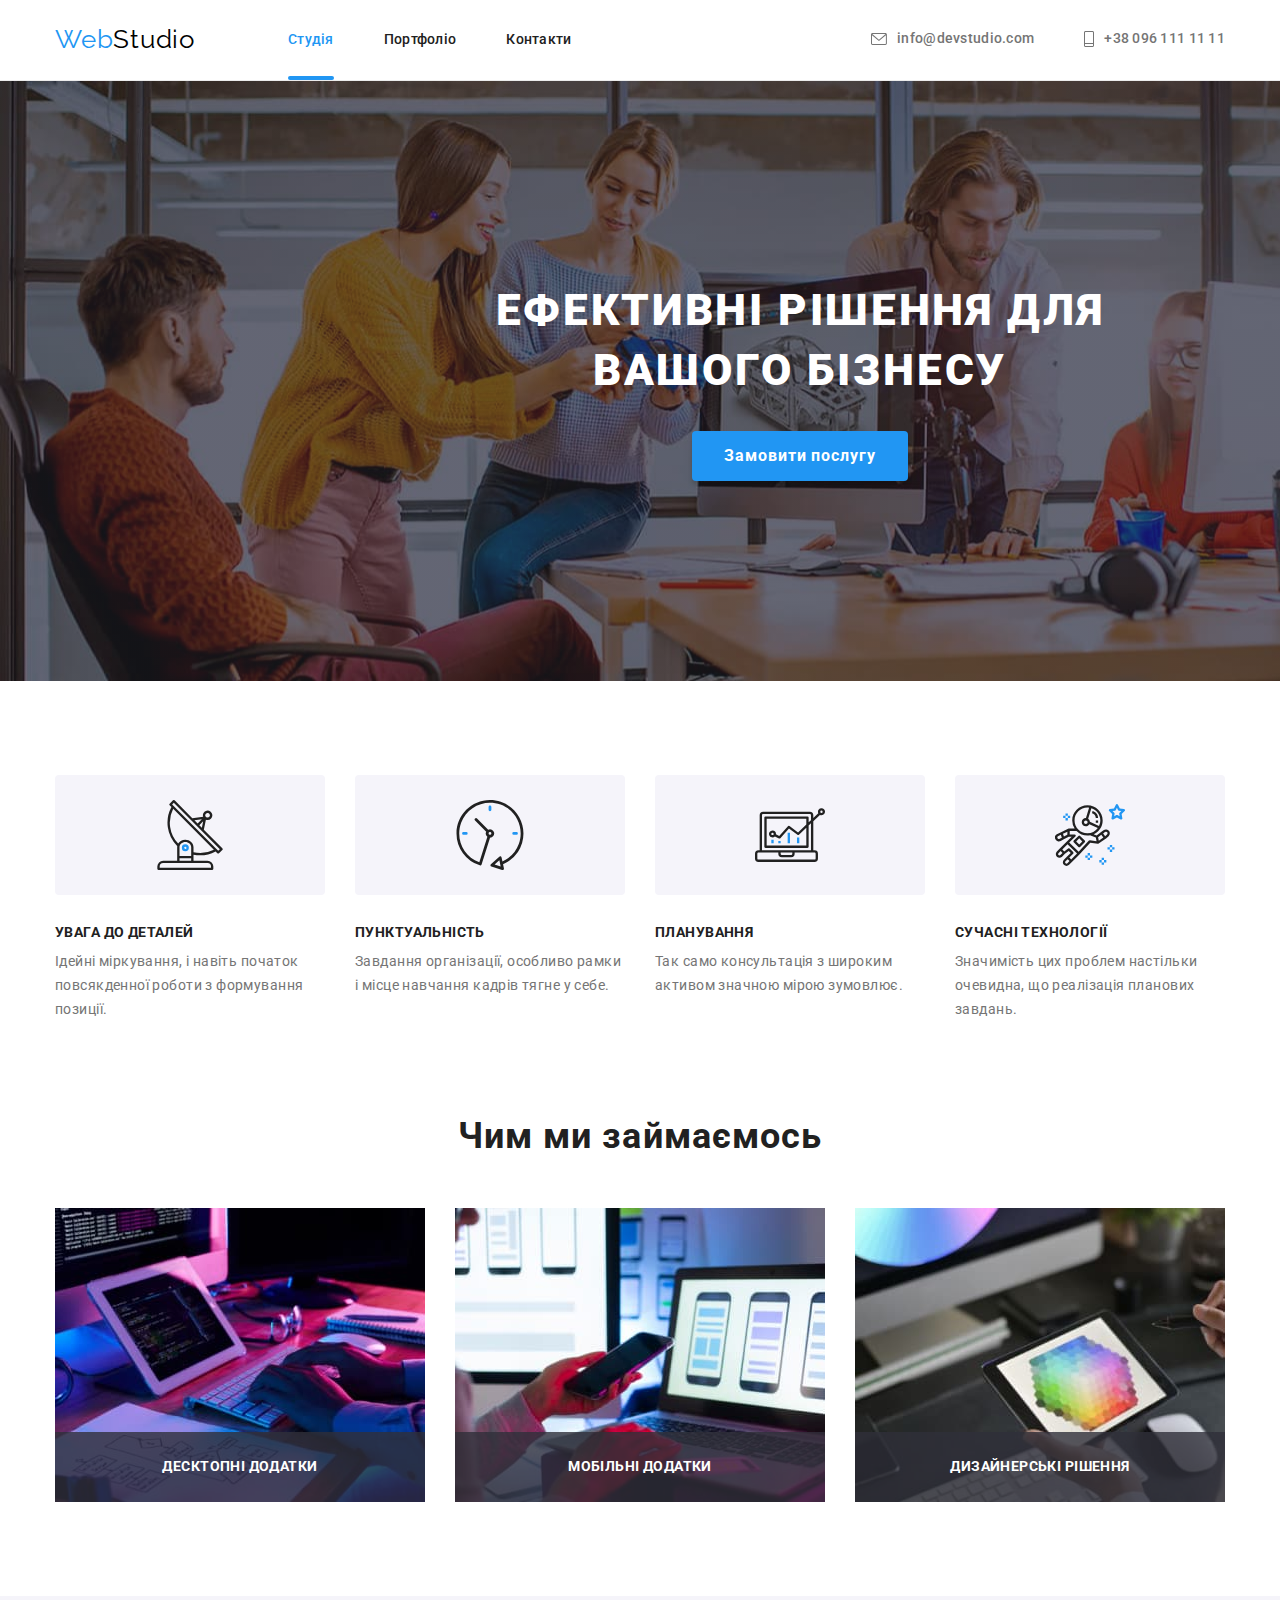
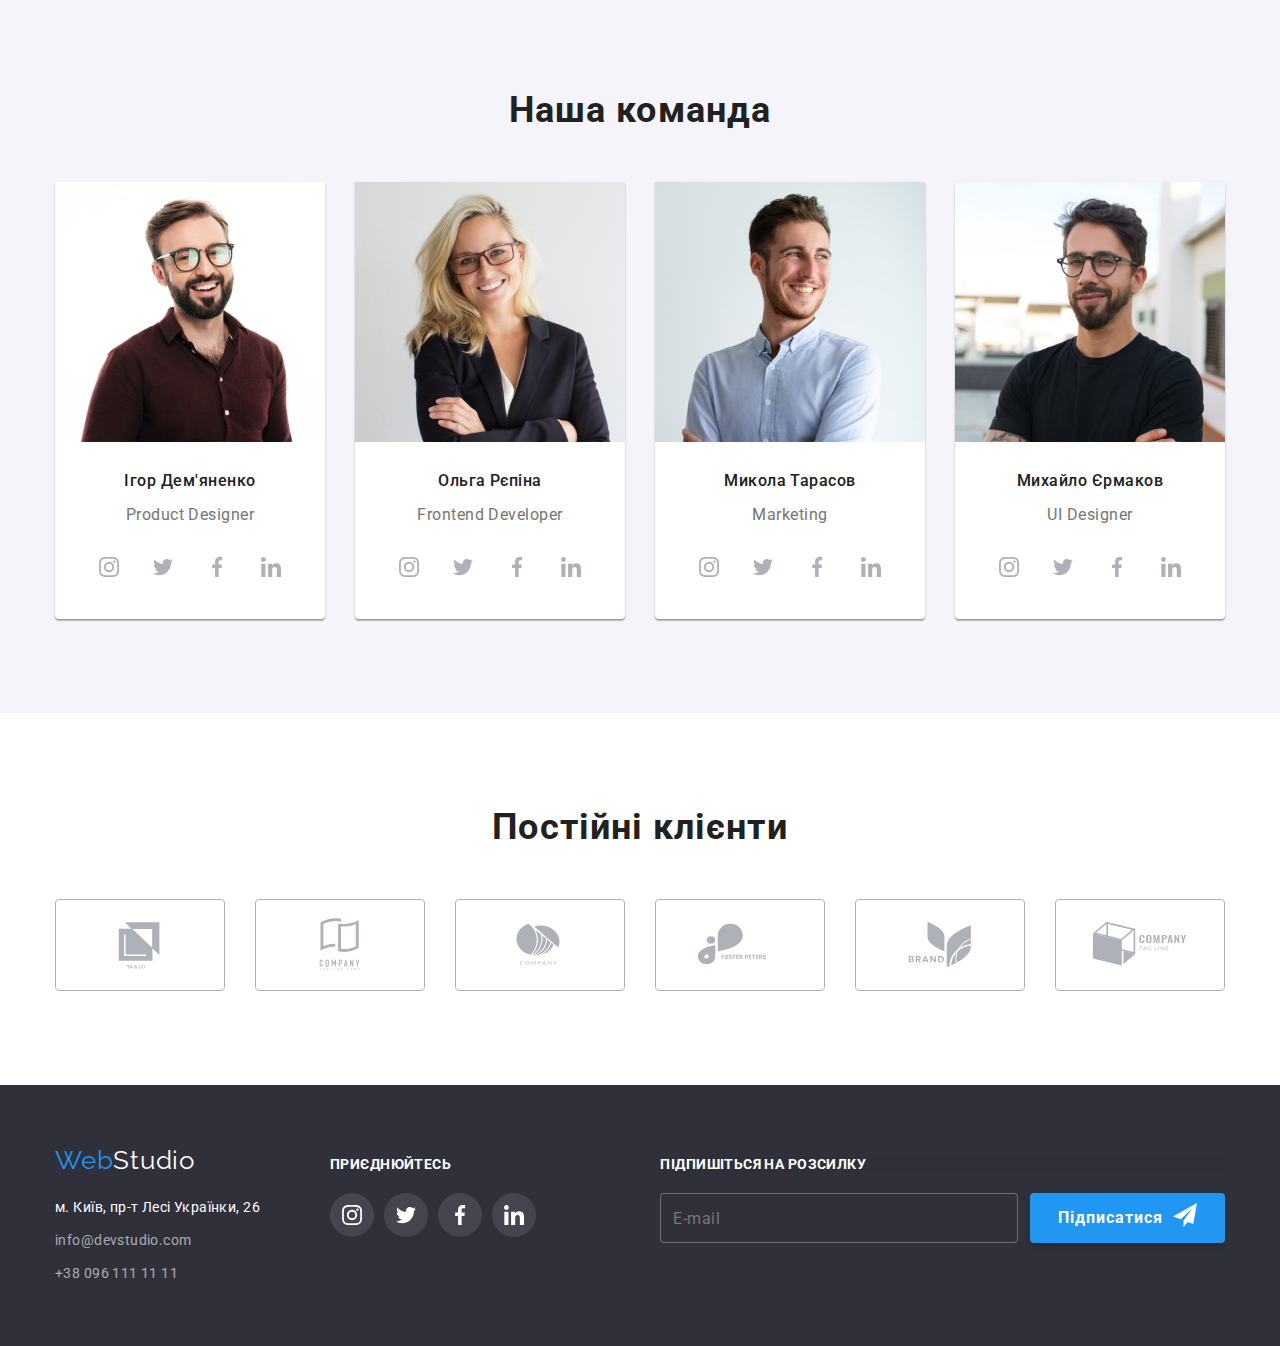
<file: index.html>
<!DOCTYPE html>
<html lang="uk">

<head>
    <meta charset="UTF-8">
    <meta http-equiv="X-UA-Compatible" content="IE=edge">
    <meta name="viewport" content="width=device-width, initial-scale=1.0">
    <title>WebStudio</title>
    <link rel="preconnect" href="https://fonts.googleapis.com">
    <link rel="preconnect" href="https://fonts.gstatic.com" crossorigin>
    <link href="https://fonts.googleapis.com/css2?family=Raleway:wght@700&family=Roboto:wght@400;500;700;900&display=swap"
    rel="stylesheet">
    <link rel="stylesheet" href="https://cdn.jsdelivr.net/npm/modern-normalize@1.1.0/modern-normalize.min.css">
    <link rel="stylesheet" href="./css/styles.css">
</head>
<body>
    <header class="page-header">
        <div class="container page-header-container">
            <a class="logo link" href="./index.html"><span class="accent-logo">Web</span><span class="dark-logo">Studio</span></a>

            <nav class="page-navigator">
                <ul class="menu list">
                    <li class="menu-item"><a class="menu-link link current" href="#">Студія</a></li>
                    <li class="menu-item"><a class="menu-link link" href="./portfolio.html">Портфоліо</a></li>
                    <li class="menu-item"><a class="menu-link link" href="#">Контакти</a></li>
                </ul>
            </nav>

            <ul class="menu-contact list">
                <li class="menu-contact-item">
                    <a class="contact link" href="mailto:info@devstudio.com"><svg class="contact-icon" width="16" height="12">
                        <use href="./img/sprite.svg#envelope"></use>
                        </svg>info@devstudio.com
                    </a>
                </li>
                
                <li class="menu-contact-item">
                    <a class="contact-phone link" href="tel:+380961111111"><svg class="contact-icon" width="10" height="16">
                        <use href="./img/sprite.svg#phone"></use>
                        </svg>+38 096 111 11 11
                    </a>
                </li>
            </ul>
        </div>
    </header>
    
    <main>
        
            <section class="backgroud-section">
                <div class="container-backgroud-section">
                    <h1 class="header-single">Ефективні рішення для <br/>вашого бізнесу</h1>
                    <button class="modal-open-btn" type="button" data-modal-open>Замовити послугу</button>
                </div>
            </section>
            
            <section class="section">
                <div class="container">
                    <h2 class="visually-hidden">Наші особливості</h2>
                    <ul class="menu-speciality list">
                        <li class="menu-speciality-item">
                            <div class="container-icons-speciality">
                                <svg class="box-icons" width="70" height="70">
                                    <use href="./img/sprite.svg#antenna"></use>
                                </svg>
                            </div>
                            <h3 class="header-speciality">Увага до деталей</h3>
                            <p class="about-spesiality">Ідейні міркування, і навіть початок повсякденної роботи з формування позиції.</p>
                        </li>
                        <li class="menu-speciality-item">
                            <div class="container-icons-speciality">
                                <svg class="box-icons" width="70" height="70">
                                    <use href="./img/sprite.svg#clock"></use>
                                </svg>
                            </div>
                            <h3 class="header-speciality">Пунктуальність</h3>
                            <p class="about-spesiality">Завдання організації, особливо рамки і місце навчання кадрів тягне у себе.</p>
                        </li>
                        <li class="menu-speciality-item">
                            <div class="container-icons-speciality">
                                <svg class="box-icons" width="70" height="70">
                                    <use href="./img/sprite.svg#diagram"></use>
                                </svg>
                            </div>
                            <h3 class="header-speciality">Планування</h3>
                            <p class="about-spesiality">Так само консультація з широким активом значною мірою зумовлює.</p>
                        </li>
                        <li class="menu-speciality-item">
                            <div class="container-icons-speciality">
                                <svg class="box-icons" width="70" height="70">
                                    <use href="./img/sprite.svg#astronaut"></use>
                                </svg>
                            </div>
                            <h3 class="header-speciality">Сучасні технології</h3>
                            <p class="about-spesiality">Значимість цих проблем настільки очевидна, що реалізація планових завдань.</p>
                        </li>
                    </ul>
                </div>
            </section>
            
            <section class="about-us section">
                <div class="container">
                    <h2 class="header-second-work">Чим ми займаємось</h2>
                    <ul class="menu-img list ">
                        <li class="item-img">
                            <div class="item-img-wrapper">
                                <img src="./img/img-1.jpg" alt="Екран планшету і клавіатура" width="370">
                                <p class="overlay-item-img">Десктопні додатки</p>
                            </div>
                        </li>
                        <li>
                            <div class="item-img-wrapper">
                                <img src="./img/img-2.jpg" alt="Екран ноутбука і смартфон" width="370">
                                <p class="overlay-item-img">Мобільні додатки</p>
                            </div>
                        </li>
                        <li>
                            <div class="item-img-wrapper">
                                <img src="./img/img-3.jpg" alt="Відображення спектру кольорів на екрані планшету" width="370">
                                <p class="overlay-item-img">Дизайнерські рішення</p>
                            </div>
                        </li>
                    </ul>
                </div>

            </section>

            <section class="background-our-team section">
                <div class="container">
                    <h2 class="header-second-work">Наша команда</h2>

                    <ul class="menu-team list">
                        <li class="menu-team-item">
                            <img src="./img/img-4.jpg" alt="Ігор Дем'яненко" width="270">

                            <div class="container-team-item"> <h3 class="header-name-team">Ігор Дем'яненко</h3>
                                <p class="about-team" lang="en">Product Designer</p>

                                <ul class="menu-socials list">
                                    <li class="socials-icons-item">
                                        <a class="socials-link link" href="" target="_blank" aria-label="інстаграм">
                                            <svg class="socials-icons" width="20" height="20">
                                            <use href="./img/sprite.svg#instagram"></use>
                                            </svg>
                                        </a>
                                    </li>

                                    <li class="socials-icons-item">
                                        <a class="socials-link link" href="" target="_blank" aria-label="твіттер">
                                            <svg class="socials-icons" width="20" height="20">
                                                <use href="./img/sprite.svg#twitter"></use>
                                            </svg>
                                        </a>
                                    </li>

                                    <li class="socials-icons-item">
                                        <a class="socials-link link" href="" target="_blank" aria-label="фейсбук">
                                            <svg class="socials-icons" width="20" height="20">
                                                <use href="./img/sprite.svg#facebook"></use>
                                            </svg>
                                        </a>
                                    </li>

                                    <li class="socials-icons-item">
                                        <a class="socials-link link" href="" target="_blank" aria-label="лінкедін">
                                            <svg class="socials-icons" width="20" height="20">
                                            <use href="./img/sprite.svg#linkedin"></use>
                                            </svg>
                                        </a>    
                                    </li>

                                </ul>

                            </div>
                        </li>

                        <li class="menu-team-item">
                            <img src="./img/img-5.jpg" alt="Ольга Рєпіна" width="270">

                            <div class="container-team-item"><h3 class="header-name-team">Ольга Рєпіна</h3>
                                <p class="about-team" lang="en">Frontend Developer</p>
                                <ul class="menu-socials list">
                                    <li class="socials-icons-item">
                                        <a class="socials-link link" href="" target="_blank" aria-label="інстаграм">
                                            <svg class="socials-icons" width="20" height="20">
                                                <use href="./img/sprite.svg#instagram"></use>
                                            </svg>
                                        </a>
                                    </li>
                                
                                    <li class="socials-icons-item">
                                        <a class="socials-link link" href="" target="_blank" aria-label="твіттер">
                                            <svg class="socials-icons" width="20" height="20">
                                                <use href="./img/sprite.svg#twitter"></use>
                                            </svg>
                                        </a>
                                    </li>
                                
                                    <li class="socials-icons-item">
                                        <a class="socials-link link" href="" target="_blank" aria-label="фейсбук">
                                            <svg class="socials-icons" width="20" height="20">
                                                <use href="./img/sprite.svg#facebook"></use>
                                            </svg>
                                        </a>
                                    </li>
                                
                                    <li class="socials-icons-item">
                                        <a class="socials-link link" href="" target="_blank" aria-label="лінкедін">
                                            <svg class="socials-icons" width="20" height="20">
                                                <use href="./img/sprite.svg#linkedin"></use>
                                            </svg>
                                        </a>
                                    </li>
                                
                                </ul>

                            </div>

                        </li>

                        <li class="menu-team-item">
                            <img src="./img/img-6.jpg" alt="Микола Тарасов" width="270">
                            <div class="container-team-item"><h3 class="header-name-team">Микола Тарасов</h3>
                                <p class="about-team" lang="en">Marketing</p>
                                <ul class="menu-socials list">
                                    <li class="socials-icons-item">
                                        <a class="socials-link link" href="" target="_blank" aria-label="інстаграм">
                                            <svg class="socials-icons" width="20" height="20">
                                                <use href="./img/sprite.svg#instagram"></use>
                                            </svg>
                                        </a>
                                    </li>
                                
                                    <li class="socials-icons-item">
                                        <a class="socials-link link" href="" target="_blank" aria-label="твіттер">
                                            <svg class="socials-icons" width="20" height="20">
                                                <use href="./img/sprite.svg#twitter"></use>
                                            </svg>
                                        </a>
                                    </li>
                                
                                    <li class="socials-icons-item">
                                        <a class="socials-link link" href="" target="_blank" aria-label="фейсбук">
                                            <svg class="socials-icons" width="20" height="20">
                                                <use href="./img/sprite.svg#facebook"></use>
                                            </svg>
                                        </a>
                                    </li>
                                
                                    <li class="socials-icons-item">
                                        <a class="socials-link link" href="" target="_blank" aria-label="лінкедін">
                                            <svg class="socials-icons" width="20" height="20">
                                                <use href="./img/sprite.svg#linkedin"></use>
                                            </svg>
                                        </a>
                                    </li>
                                
                                </ul>

                            </div>

                        </li>

                        <li class="menu-team-item">
                            <img src="./img/img-7.jpg" alt="Михайло Єрмаков" width="270">
                            <div class="container-team-item"><h3 class="header-name-team">Михайло Єрмаков</h3>
                                <p class="about-team" lang="en">UI Designer</p>
                                <ul class="menu-socials list">
                                    <li class="socials-icons-item">
                                        <a class="socials-link link" href="" target="_blank" aria-label="інстаграм">
                                            <svg class="socials-icons" width="20" height="20">
                                                <use href="./img/sprite.svg#instagram"></use>
                                            </svg>
                                        </a>
                                    </li>
                                
                                    <li class="socials-icons-item">
                                        <a class="socials-link link" href="" target="_blank" aria-label="твіттер">
                                            <svg class="socials-icons" width="20" height="20">
                                                <use href="./img/sprite.svg#twitter"></use>
                                            </svg>
                                        </a>
                                    </li>
                                
                                    <li class="socials-icons-item">
                                        <a class="socials-link link" href="" target="_blank" aria-label="фейсбук">
                                            <svg class="socials-icons" width="20" height="20">
                                                <use href="./img/sprite.svg#facebook"></use>
                                            </svg>
                                        </a>
                                    </li>
                                
                                    <li class="socials-icons-item">
                                        <a class="socials-link link" href="" target="_blank" aria-label="лінкедін">
                                            <svg class="socials-icons" width="20" height="20">
                                                <use href="./img/sprite.svg#linkedin"></use>
                                            </svg>
                                        </a>
                                    </li>
                                
                                </ul>

                            </div>

                        </li>

                    </ul>
                </div>

            </section>

            <section class="our-clients">
                <div class="container container-our-clients">
                    <h2 class="header-second-work">Постійні клієнти</h2>
                    <ul class="clients list">
                        <li class="clients-item">
                            <a class="clients-link link" href="" target="_blank" aria-label="логотип компанії">
                                <svg class="clients-icon" width="106" height="60">
                                    <use href="./img/sprite.svg#logo1"></use>
                                </svg>
                            </a>
                        </li>
                        <li class="clients-item">
                            <a class="clients-link" href="" target="_blank" aria-label="логотип компанії">
                                <svg class="clients-icon" width="106" height="60">
                                    <use href="./img/sprite.svg#logo2"></use>
                                </svg>
                            </a>
                        </li>
                        <li class="clients-item">
                            <a class="clients-link" href="" target="_blank" aria-label="логотип компанії">
                                <svg class="clients-icon" width="106" height="60">
                                    <use href="./img/sprite.svg#logo3"></use>
                                </svg>
                            </a>
                        </li>
                        <li class="clients-item">
                            <a class="clients-link" href="" target="_blank" aria-label="логотип компанії">
                            <svg class="clients-icon" width="106" height="60">
                                <use href="./img/sprite.svg#logo4"></use>
                            </svg>
                            </a>
                        </li>
                        <li class="clients-item">
                            <a class="clients-link" href="" target="_blank" aria-label="логотип компанії">
                                <svg class="clients-icon" width="106" height="60">
                                    <use href="./img/sprite.svg#logo5"></use>
                                </svg>
                            </a>
                        </li>
                        <li class="clients-item">
                            <a class="clients-link" href="" target="_blank" aria-label="логотип компанії">
                                <svg class="clients-icon" width="106" height="60">
                                    <use href="./img/sprite.svg#logo6"></use>
                                </svg>
                            </a>
                        </li>
                    
                    </ul>
                </div>
            </section>
       
    </main>

    <footer class="background-footer">
        <div class="container container-footer">

            <div class="contacts-container"> 
                <div class="container-logo-down"><a class="logo-down link" href="./index.html"><span class="accent-logo">Web</span><span class="wight-logo">Studio</span></a></div>
                    <address class="address">
                        <ul class="menu-address list">
                            <li class="menu-address-item"><a class="location link" href="https://goo.gl/maps/yNfwffWG3DoJXn189" target="_blank">м. Київ, пр-т Лесі Українки, 26</a></li>
                            <li class="menu-address-item"><a class="footer-contact link" href="mailto:info@devstudio.com">info@devstudio.com</a></li>
                            <li class="menu-address-item"><a class="footer-contact link" href="tel:+380961111111">+38 096 111 11 11</a></li>
                        </ul>
                    </address>
            </div>
    

            <div class="socials-container">
                <h3 class="header-join-us">Приєднюйтесь</h3>
                <ul class="social-footer list">
                    <li class="social-icons-footer">
                        <a class="social-link-footer link" href="" target="_blank" aria-label="інстаграм">
                            <svg class="social-icons-footer" width="20" height="20">
                                <use href="./img/sprite.svg#instagram"></use>
                            </svg>
                        </a>
                    </li>
                    <li class="social-icons-footer">
                        <a class="social-link-footer link" href="" target="_blank" aria-label="твіттер">
                            <svg class="social-icons-footer" width="20" height="20">
                                <use href="./img/sprite.svg#twitter"></use>
                            </svg>
                        </a>
                    </li>
                    <li class="social-icons-footer">
                        <a class="social-link-footer link" href="" target="_blank" aria-label="фейсбук">
                            <svg class="social-icons-footer" width="20" height="20">
                                <use href="./img/sprite.svg#facebook"></use>
                            </svg>
                        </a>
                    </li>
                    <li class="social-icons-footer">
                        <a class="social-link-footer link" href="" target="_blank" aria-label="лінкедін">
                            <svg class="social-icons-footer" width="20" height="20">
                                <use href="./img/sprite.svg#linkedin"></use>
                            </svg>
                        </a>
                    </li>
                </ul>
            </div>

            <div class="container-follow" >
                    <p class="title-follow">Підпишіться на розсилку</p>
                    <form class="modal-form-follow">
                        <label class="modal-form-follow-field">
                            <input
                            type="email" 
                            class="modal-form-input-follow" 
                            required 
                            pattern="[^@\s]+@[^@\s]+\.[^@\s]+" 
                            title="Invalid email address"
                            name="user_email_follow"
                            placeholder="E-mail"
                            />
                        </label>
                        <button type="submit" class="modal-form-submit-follow">Підписатися 
                            <svg class="modal-form-submit-icon" width="24" height="24">
                                <use href="./img/sprite.svg#icon-send"></use>
                            </svg>
                        </button>
                    </form>
            </div>

        </div>
    </footer>

    <div class="backdrop is-hidden" data-modal>
        <div class="modal">
            <button type="button" class="modal-close-btn" data-modal-close>
                <svg class="modal-close-icon" width="18" height="18">
                    <use href="./img/sprite.svg#icon-close"></use>
                </svg>
            </button>
            <p class="modal-form-title">Залиште свої дані, ми вам передзвонимо</p>
            <form class="modal-form">
                <label class="modal-form-field">
                    <span class="modal-form-field-desc">Ім'я</span>
                    <span class="modal-form-input-wrapper">
                        <input type="text" 
                            class="modal-form-input" 
                            required 
                            pattern="[a-zA-Zа-яА-ЯіІїЇ`ʼ]+" 
                            name="user_name" 
                        />
                        <svg class="modal-form-input-icon" width="18" height="18">
                            <use href="./img/sprite.svg#icon-person"></use>
                        </svg>
                    </span>
                </label>
                <label class="modal-form-field">
                    <span class="modal-form-field-desc">Телефон</span>
                    <span class="modal-form-input-wrapper">
                        <input 
                            type="tel" 
                            class="modal-form-input" 
                            required 
                            pattern="[0-9]{3}-[0-9]{3}-[0-9]{2}-[0-9]{2}"
                            title="xxx-xxx-xx-xx"
                            name="user_phone"
                        />
                        <svg class="modal-form-input-icon" width="18" height="18">
                            <use href="./img/sprite.svg#icon-phone-black"></use>
                        </svg>
                    </span>
                </label>
                <label class="modal-form-field">
                    <span class="modal-form-field-desc">Пошта</span>
                    <span class="modal-form-input-wrapper">
                        <input 
                            type="email" 
                            class="modal-form-input" 
                            required
                            pattern="[^@\s]+@[^@\s]+\.[^@\s]+"
                            title="Invalid email address" 
                            name="user_email"
                        />
                        <svg class="modal-form-input-icon" width="18" height="18">
                            <use href="./img/sprite.svg#icon-email"></use>
                        </svg>
                    </span>
                </label>
                <label class="modal-form-field">
                    <span class="modal-form-field-desc">Коментар</span>
                    <textarea 
                        name="user_message" 
                        class="modal-form-message" 
                        placeholder="Введіть текст"
                    ></textarea>
                </label>
                <label class="modal-form-check-field">
                    <input 
                    type="checkbox" 
                    class="modal-form-check visually-hidden" 
                    name="user-policy" required/>
                    <svg class="modal-form-own-checkbox" width="16" height="15">
                        <use class="modal-form-own-checkbox-icon" href="./img/sprite.svg#icon-check"></use>
                    </svg>
                    <span class="modal-check-policy">Погоджуюся з розсилкою та приймаю з&nbsp;<a class="modal-check-policy-link" href="">Умови договору</a></span>
                </label>
                <button type="submit" class="modal-form-submit">Відправити</button>
            </form>
        </div>
    </div>

    <script src="./js/modal.js"></script>
</body>
</html>
</file>
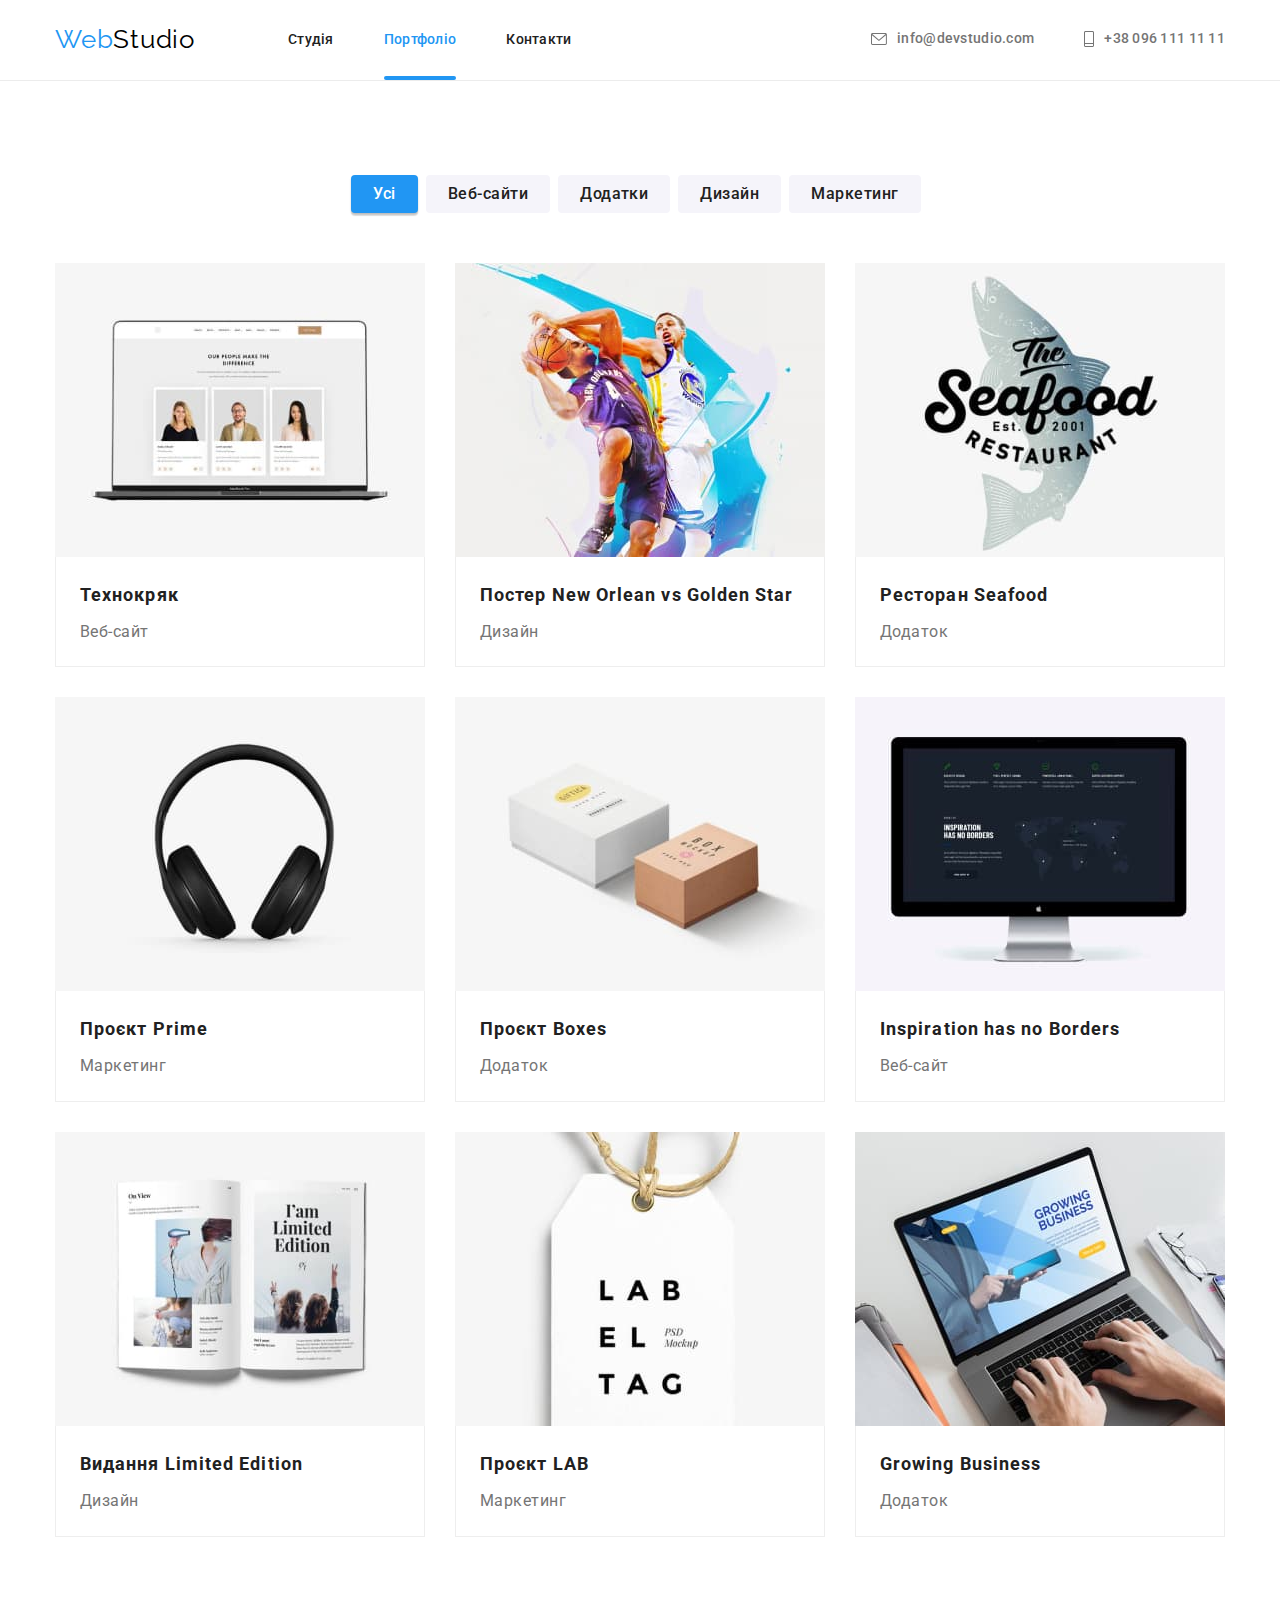
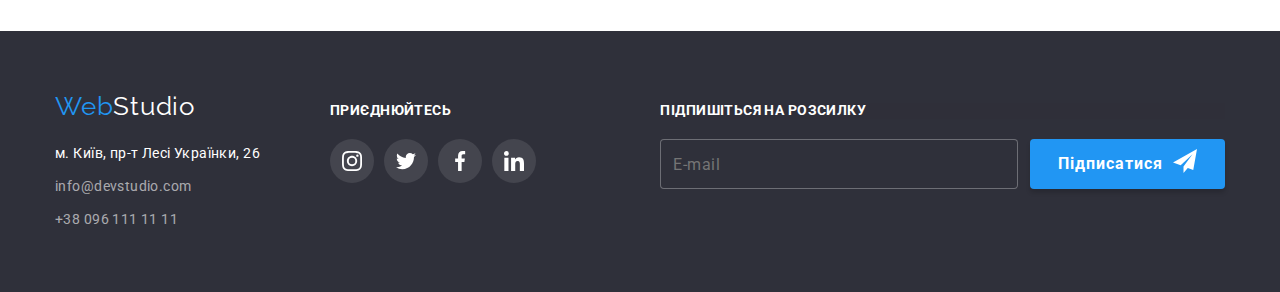
<file: portfolio.html>
<!DOCTYPE html>
<html lang="uk">

<head>
    <meta charset="UTF-8">
    <meta http-equiv="X-UA-Compatible" content="IE=edge">
    <meta name="viewport" content="width=device-width, initial-scale=1.0">
    <title>WebStudio</title>
    <link rel="preconnect" href="https://fonts.googleapis.com">
    <link rel="preconnect" href="https://fonts.gstatic.com" crossorigin>
    <link href="https://fonts.googleapis.com/css2?family=Raleway:wght@700&family=Roboto:wght@400;500;700;900&display=swap"
    rel="stylesheet">
    <link rel="stylesheet" href="https://cdn.jsdelivr.net/npm/modern-normalize@1.1.0/modern-normalize.min.css">
    <link rel="stylesheet" href="./css/styles.css">
</head>

<body>
    <header class="page-header">
        <div class="container page-header-container">
            <a class="logo link" href="./index.html"><span class="accent-logo">Web</span><span
                    class="dark-logo">Studio</span></a>
    
            <nav class="page-navigator">
                <ul class="menu list">
                    <li class="menu-item"><a class="menu-link link" href="./index.html">Студія</a></li>
                    <li class="menu-item"><a class="menu-link link current" href="#">Портфоліо</a></li>
                    <li class="menu-item"><a class="menu-link link" href="#">Контакти</a></li>
                </ul>
            </nav>
    
            <ul class="menu-contact list">
                <li class="menu-contact-item">
                    <a class="contact link" href="mailto:info@devstudio.com"><svg class="contact-icon" width="16" height="12">
                            <use href="./img/sprite.svg#envelope"></use>
                        </svg>info@devstudio.com</a>
                </li>
                <li class="menu-contact-item"><a class="contact-phone link" href="tel:+380961111111"><svg class="contact-icon"
                            width="10" height="16">
                            <use href="./img/sprite.svg#phone"></use>
                        </svg>+38 096 111 11 11</a></li>
            </ul>
        </div>
    </header>

    <main>
        <section class="section">
            <div class="container">
                <h1 class="visually-hidden">Портфоліо</h1>
                <ul class="menu-button list">
                    <li><button class="menu-button-item active" type="button">Усі</button></li>
                    <li><button class="menu-button-item" type="button">Веб-сайти</button></li>
                    <li><button class="menu-button-item" type="button">Додатки</button></li>
                    <li><button class="menu-button-item" type="button">Дизайн</button></li>
                    <li><button class="menu-button-item" type="button">Маркетинг</button></li>
                </ul>

                <ul class="menu-port list portfolio-container">
                    <li class="menu-portfolio-item">
                    <a class="portfolio-link link" href="#"> 
                        <div class="menu-portfolio-img-wrapper">
                            <img src="./img/img-1-techno.jpg" alt="Портфоліо" width="370">
                            <p class="overlay">Ресурс пропонує комплексні пропозиції з різним рівнем функціоналу та сервісів.
                                Все це дозволить відвідувачу отримати вичерпні відомості про компанію чи приватну особу.
                            </p>
                        </div>
                        <div class="portfolio-about">
                            <h2 class="header-portfolio">Технокряк</h2>
                            <p class="portfolio-page">Веб-сайт</p>
                        </div>
                    </a>
                    </li>

                    <li class="menu-portfolio-item">
                    <a class="portfolio-link link" href="#">
                        <div class="menu-portfolio-img-wrapper">
                            <img src="./img/img-2-poster.jpg" alt="Баскетболісти" width="370">
                            <p class="overlay">Ресурс пропонує комплексні пропозиції з різним рівнем функціоналу та сервісів.
                                Все це дозволить відвідувачу отримати вичерпні відомості про компанію чи приватну особу.
                            </p>
                        </div>
                        <div class="portfolio-about"><h2 class="header-portfolio">Постер New Orlean vs Golden Star</h2>
                        <p class="portfolio-page">Дизайн</p></div>
                    </a>
                    </li>

                    <li class="menu-portfolio-item">
                    <a class="portfolio-link link" href="#">
                        <div class="menu-portfolio-img-wrapper">
                            <img src="./img/img-3-seafood.jpg" alt="Логотип ресторану" width="370">
                            <p class="overlay">Ресурс пропонує комплексні пропозиції з різним рівнем функціоналу та сервісів.
                                Все це дозволить відвідувачу отримати вичерпні відомості про компанію чи приватну особу.
                            </p>
                        </div>
                        <div class="portfolio-about"><h2 class="header-portfolio">Ресторан Seafood</h2>
                        <p class="portfolio-page">Додаток</p></div>
                    </a>
                    </li>

                    <li class="menu-portfolio-item">
                    <a class="portfolio-link link" href="#">
                        <div class="menu-portfolio-img-wrapper">
                            <img src="./img/img-4-prime.jpg" alt="Навушники" width="370">
                            <p class="overlay">Ресурс пропонує комплексні пропозиції з різним рівнем функціоналу та сервісів.
                                Все це дозволить відвідувачу отримати вичерпні відомості про компанію чи приватну особу.
                            </p>
                        </div>
                        <div class="portfolio-about"><h2 class="header-portfolio">Проєкт Prime</h2>
                        <p class="portfolio-page">Маркетинг</p></div>
                    </a>
                    </li>

                    <li class="menu-portfolio-item">
                    <a class="portfolio-link link" href="#">
                        <div class="menu-portfolio-img-wrapper">
                            <img src="./img/img-5-boxes.jpg" alt="Коробки" width="370">
                            <p class="overlay">Ресурс пропонує комплексні пропозиції з різним рівнем функціоналу та сервісів.
                                Все це дозволить відвідувачу отримати вичерпні відомості про компанію чи приватну особу.
                            </p>
                        </div>
                        <div class="portfolio-about"><h2 class="header-portfolio">Проєкт Boxes</h2>
                        <p class="portfolio-page">Додаток</p></div>
                    </a>
                    </li>

                    <li class="menu-portfolio-item">
                    <a class="portfolio-link link" href="#">
                        <div class="menu-portfolio-img-wrapper">
                            <img src="./img/img-6-inspiration.jpg" alt="Монітор" width="370">
                            <p class="overlay">Ресурс пропонує комплексні пропозиції з різним рівнем функціоналу та сервісів.
                                Все це дозволить відвідувачу отримати вичерпні відомості про компанію чи приватну особу.
                            </p>
                        </div>
                        <div class="portfolio-about"><h2 class="header-portfolio">Inspiration has no Borders</h2>
                        <p class="portfolio-page">Веб-сайт</p></div>
                    </a>
                    </li>

                    <li class="menu-portfolio-item">
                    <a class="portfolio-link link" href="#">
                        <div class="menu-portfolio-img-wrapper">
                            <img src="./img/img-7-limited.jpg" alt="Журнал із світлинами" width="370">
                            <p class="overlay">Ресурс пропонує комплексні пропозиції з різним рівнем функціоналу та сервісів.
                                Все це дозволить відвідувачу отримати вичерпні відомості про компанію чи приватну особу.
                            </p>
                        </div>
                        <div class="portfolio-about"><h2 class="header-portfolio">Видання Limited Edition</h2>
                        <p class="portfolio-page">Дизайн</p></div>
                    </a>
                    </li>

                    <li class="menu-portfolio-item">
                    <a class="portfolio-link link" href="#">
                        <div class="menu-portfolio-img-wrapper">
                            <img src="./img/img-8-lab.jpg" alt="Лейбл" width="370">
                            <p class="overlay">Ресурс пропонує комплексні пропозиції з різним рівнем функціоналу та сервісів.
                                Все це дозволить відвідувачу отримати вичерпні відомості про компанію чи приватну особу.
                            </p>
                        </div>
                        <div class="portfolio-about"><h2 class="header-portfolio">Проєкт LAB</h2>
                        <p class="portfolio-page">Маркетинг</p></div>
                    </a>
                    </li>

                    <li class="menu-portfolio-item">
                    <a class="portfolio-link link" href="#">
                        <div class="menu-portfolio-img-wrapper">
                            <img src="./img/img-9-growing.jpg" alt="Ноутбук" width="370">
                            <p class="overlay">Ресурс пропонує комплексні пропозиції з різним рівнем функціоналу та сервісів.
                                Все це дозволить відвідувачу отримати вичерпні відомості про компанію чи приватну особу.
                            </p>
                        </div>
                        <div class="portfolio-about"><h2 class="header-portfolio">Growing Business</h2>
                        <p class="portfolio-page">Додаток</p></div>
                    </a>
                    </li>
                </ul>
            </div>
        </section>
    </main>

    <footer class="background-footer">
        <div class="container container-footer">
    
        <div class="contacts-container">
            <div class="container-logo-down"><a class="logo-down link" href="./index.html"><span class="accent-logo">Web</span><span class="wight-logo">Studio</span></a></div>
                <address class="address">
                    <ul class="menu-address list">
                        <li class="menu-address-item"><a class="location link" href="https://goo.gl/maps/yNfwffWG3DoJXn189" target="_blank">м. Київ, пр-т Лесі Українки, 26</a></li>
                        <li class="menu-address-item"><a class="footer-contact link" href="mailto:info@devstudio.com">info@devstudio.com</a></li>
                        <li class="menu-address-item"><a class="footer-contact link" href="tel:+380961111111">+38 096 111 11 11</a></li>
                    </ul>
                </address>
        </div>
    
    
            <div class="socials-container">
                <h3 class="header-join-us">Приєднюйтесь</h3>
                <ul class="social-footer list">
                    <li class="social-icons-footer">
                        <a class="social-link-footer link" href="" target="_blank" aria-label="інстаграм">
                            <svg class="social-icons-footer" width="20" height="20">
                                <use href="./img/sprite.svg#instagram"></use>
                            </svg>
                        </a>
                    </li>
                    <li class="social-icons-footer">
                        <a class="social-link-footer link" href="" target="_blank" aria-label="твіттер">
                            <svg class="social-icons-footer" width="20" height="20">
                                <use href="./img/sprite.svg#twitter"></use>
                            </svg>
                        </a>
                    </li>
                    <li class="social-icons-footer">
                        <a class="social-link-footer link" href="" target="_blank" aria-label="фейсбук">
                            <svg class="social-icons-footer" width="20" height="20">
                                <use href="./img/sprite.svg#facebook"></use>
                            </svg>
                        </a>
                    </li>
                    <li class="social-icons-footer">
                        <a class="social-link-footer link" href="" target="_blank" aria-label="лінкедін">
                            <svg class="social-icons-footer" width="20" height="20">
                                <use href="./img/sprite.svg#linkedin"></use>
                            </svg>
                        </a>
                    </li>
                </ul>
            </div>
            <div class="container-follow">
                <p class="title-follow">Підпишіться на розсилку</p>
                <form class="modal-form-follow">
                    <label class="modal-form-follow-field">
                        <input
                        type="email" 
                        class="modal-form-input-follow" 
                        required
                        pattern="[^@\s]+@[^@\s]+\.[^@\s]+" title="Invalid email address"
                        name="user_email_follow"
                        placeholder="E-mail" />
                    </label>
                    <button type="submit" class="modal-form-submit-follow">Підписатися
                        <svg class="modal-form-submit-icon" width="24" height="24">
                            <use href="./img/sprite.svg#icon-send"></use>
                        </svg>
                    </button>
                </form>
            </div>
    
        </div>
    </footer>
</body>

</html>
</file>
<file: css/styles.css>
:root{
--one-accent-color:#188CE8;
--accent-color:#2196F3;
--primary-text-color:#757575;
--color-dark:#212121;
--background-dark:#2F303A;
--white-color:#FFFFFF;
--background-light-btn:#F5F4FA;
--dark-logo:#000000;
--background-grey:#F5F4FA;
--color-header-border:#ECECEC;
--color-portfolio-border:#EEEEEE;
--background-color-header:#C4C4C4;
--background-gradient:rgba(47, 48, 58, 0.4);
--client-border:#AFB1B8;
}

h1,
h2,
h3,
h4,
p {
    margin-top: 0;
    margin-bottom: 0;
}

ul,
ol {
    margin-top: 0;
    margin-bottom: 0;
    padding-left: 0;
}

.container {
    width: 1200px;
    margin-left: auto;
    margin-right: auto;
    padding-left: 15px;
    padding-right: 15px;

}

.link {
    text-decoration: none;
}

.list {
    list-style: none;   
}

img {
    display: block;
}

button {
    font-family: inherit;
    cursor: pointer;
}

body{
    font-family:'Roboto', sans-serif;
    font-size: 16px;
    letter-spacing: 0.03em;
    color:var(--primary-text-color);
}

.accent-logo {
    color:var(--accent-color);
}

.dark-logo {
    color: var(--dark-logo);
}

.wight-logo {
    color: var(--white-color);
}


.logo {
    font-family: 'Raleway',sans-serif;
    font-weight: 400;
    font-size: 26px;
    line-height: 1.19;
    letter-spacing: 0.03em;
    margin-right: 93px;
}

.page-header-container {
    display: flex;
    align-items: center;
}

.page-header {
    padding-top: 24px;
    padding-bottom: 25px;
    border-bottom: 1px solid var(--color-header-border);
}

.menu {
    display: flex;
    align-items: center;
    column-gap: 50px ;
    
}

.menu-contact {
    display: flex;
    align-items: center;
    margin-left: auto;
}

.menu-link {
    position: relative;
    font-family: 'Roboto',sans-serif;
    font-size: 14px;
    line-height: 1.14;
    letter-spacing: 0.02em;
    font-weight: 500;
    color: var(--color-dark);
    padding-top: 24px ;
    padding-bottom: 33px;
    transition: color 250ms cubic-bezier(0.4, 0, 0.2, 1);
}

.menu-link.current::after {
    position:absolute;
    bottom: 0;
    left: 0;
    content:'';
    display: block;
    width: 100%;
    height: 4px;
    background-color: var(--accent-color);
    border-radius: 2px;


}

.menu-link:hover,
.menu-link:focus {
    color: var(--accent-color);
}

.contact {
    display: flex;
    align-items: center;
    color:var(--primary-text-color) ;
    font-family: 'Roboto', sans-serif; 
    font-size: 14px ;
    line-height: 1.14;
    letter-spacing: 0.02em ;
    font-weight: 500;
    margin-right: 50px;
    transition: color 250ms cubic-bezier(0.4, 0, 0.2, 1);
}

.contact-phone {
    display: flex;
    color:var(--primary-text-color) ;
    font-family: 'Roboto', sans-serif; 
    font-size: 14px ;
    line-height: 1.14;
    letter-spacing: 0.02em ;
    font-weight: 500;
    transition: color 250ms cubic-bezier(0.4, 0, 0.2, 1);
    
}

.contact-icon {
    fill: currentColor;
    margin-right: 10px;
    transition: fill 250ms cubic-bezier(0.4, 0, 0.2, 1);
}

.header-single {
    font-family: 'Roboto', sans-serif ;
    font-size: 44px;
    font-weight: 900;
    line-height: 1.36;
    color: var(--white-color);
    letter-spacing: 0.06em;
    text-transform: uppercase;
}

.container-backgroud-section {
    display: flex;
    text-align: center;
    justify-content: center;
    align-items: center;
    flex-direction: column;
    }

.header-second-work {
    font-family: 'Roboto',sans-serif;
    font-weight: 700;
    font-size: 36px;
    line-height: 1.16;
    letter-spacing: 0.03em;
    color: var(--color-dark);
    display: flex;
    justify-content:center;
    margin-bottom: 50px;
}

.header-portfolio {
    font-family: 'Roboto', sans-serif;
    font-weight: 700;
    font-size: 18px;
    line-height: 2;
    letter-spacing: 0.06em;
    color: var(--color-dark);
    margin-bottom: 4px;
}

.portfolio-page {
    font-family: 'Roboto', sans-serif;
    font-size: 16px; 
    font-weight: 400;
    line-height: 1.87;
    letter-spacing: 0.03em;
    color:var(--primary-text-color);
}

.header-speciality {
    font-family: 'Roboto', sans-serif;
    font-weight: 700;
    font-size: 14px;
    line-height: 1.14; 
    text-transform: uppercase;
    letter-spacing: 0.03em;
    color: var(--color-dark);
    padding-bottom: 10px;
}

.about-spesiality {
    font-family: 'Roboto', sans-serif; 
    font-weight: 400;
    font-size: 14px; 
    line-height: 1.71;
    letter-spacing: 0.03em;
    color:var(--primary-text-color);
}

.container-icons-speciality {
    background: var(--background-light-btn);
    border-radius: 4px;
    display: flex;
    justify-content: center;
    height: 120px;
    margin-bottom:30px;
    align-items: center;
}

.box-icons {
    display: flex;
}

.header-name-team {
    font-family: 'Roboto', sans-serif; 
    font-size: 16px ;
    line-height: 1.18;
    font-weight: 500;
    letter-spacing: 0.03em;
    color: var(--color-dark);
    margin-bottom: 10px;
}

.our-clients {
   padding-top: 94px; 
   padding-bottom: 94px;
}

.about-team {
    font-family: 'Roboto', sans-serif; 
    font-size: 16px ;
    font-weight: 400;
    line-height: 1.8; 
    letter-spacing: 0.03em;
    color: var(--primary-text-color);
}

.contact:hover,
.contact:focus {
    color: var(--accent-color);
}

.contact-phone:hover .contact-icon,
.contact-phone:focus .contact-icon {
    fill: var(--accent-color);
}

.contact-phone:hover ,
.contact-phone:focus {
    color: var(--accent-color);
}

.modal-open-btn {
    font-family: 'Roboto', sans-serif;
    font-weight: 700;
    font-size: 16px;
    line-height: 1.87;
    letter-spacing: 0.06em;
    color:var(--white-color);
    background-color: var(--accent-color);  
    display: block;
    padding: 10px 32px ;
    min-width: 216;
    margin-top: 30px;
    border: 0;
    box-shadow: 0px 4px 4px rgba(0, 0, 0, 0.15);
    border-radius: 4px;
    transition: background 250ms cubic-bezier(0.4, 0, 0.2, 1);
}

.modal-open-btn:hover,
.modal-open-btn:focus {
    background-color: var(--one-accent-color);
}

.menu-speciality {
    display: flex;
    flex-wrap: nowrap;
    gap: 30px;
}

.menu-speciality-item {
    flex-basis: calc((100% - 90px)/4);
}

.section.about-us {
    padding-top: 0;
}

.item-img-wrapper {
    position: relative;
}



.overlay-item-img { 
    position: absolute;
    font-family: 'Roboto', sans-serif;
    font-weight: 700;
    font-size: 14px;
    line-height: 1.14;
    letter-spacing: 0.03em;
    text-transform: uppercase;
    color: var(--white-color);
    background-color: rgba(47, 48, 58, 0.8);
    bottom: 0;
    left: 0;
    width: 100%;
    padding-top: 27px;
    padding-bottom: 27px;
    text-align: center;
}


.menu-img {
    display: flex;
    flex-wrap: wrap;
    gap: 30px;
}

.menu-team {
    display: flex;
    flex-wrap: wrap;
    gap: 30px;
}

.menu-socials {
    display: flex;
    justify-content: center;
    align-items: center;
    gap: 10px;
    margin-top: 16px;
}

.socials-link {
    display: flex;
    justify-content: center;
    width: 44px;
    height: 44px;
    background-color: var(--white-color);
    border-radius: 50%;
    align-items: center;
    transition: background 250ms cubic-bezier(0.4, 0, 0.2, 1);
}

.socials-icons {
    fill: var(--client-border);
    transition: fill 250ms cubic-bezier(0.4, 0, 0.2, 1);

}

.socials-link:hover .socials-icons,
.socials-link:focus .socials-icons {
    fill: var(--white-color);
}

.socials-link:hover,
.socials-link:focus {
    background-color: var(--accent-color);
}

.container-team-item {
    padding-top: 30px; 
    padding-bottom: 30px;
    display: flex; 
    flex-direction: column;
    align-items: center;
}

.clients-link {
    display: flex;
    align-items: center;
    justify-content: center;
    height: 92px;
    border: 1px solid var(--client-border);
    border-radius: 4px;
    transition: border 250ms cubic-bezier(0.4, 0, 0.2, 1);
} 

.clients-link:hover,
.clients-link:focus {
    border-color: var(--accent-color);
}

.clients-link:hover .clients-icon,
.clients-link:focus .clients-icon {
    fill: var(--accent-color) ;
}


.clients-item {
    display: block;
    flex-basis: calc((100% - 150px)/6);
}

.clients-icon {
    fill: var(--client-border);
    transition: fill 250ms cubic-bezier(0.4, 0, 0.2, 1);
}

.clients {
    display: flex;
    flex-wrap: wrap;
    gap: 30px;
}

.backgroud-section {
    background-color: var(--background-color-header);
    background-image: linear-gradient(var(--background-gradient), var(--background-gradient)), url(../img/img-header.jpg);
    padding-top: 200px;
    padding-bottom: 200px;
    background-repeat: no-repeat;
    background-size: cover;
    width: 1600px;
    margin: 0 auto;
}

.background-footer {
    background-color:var(--background-dark) ;
    padding-top: 60px;
    padding-bottom: 60px;
    display: flex;
    justify-content: center;
   
}

.header-join-us {
    display: block;
    font-family: 'Roboto', sans-serif;
    font-weight: 700;
    font-size: 14px;
    line-height: 1.14;
    letter-spacing: 0.03em;
    text-transform: uppercase;
    color: var(--white-color);
    margin-bottom: 20px;
}

.social-link-footer {
    display: flex;
    justify-content: center;
    width: 44px;
    height: 44px;
    background-color: rgba(255, 255, 255, 0.1);
    border-radius: 50%;
    align-items: center;
    transition: background 250ms cubic-bezier(0.4, 0, 0.2, 1);
}

.social-link-footer:hover,
.social-link-footer:focus {
    background-color: var(--accent-color);
}

.social-icons-footer {
    fill:var(--white-color);
}

.menu-address-item:not(:last-child){
    margin-bottom: 9px;
}


.location {
    font-family: 'Roboto', sans-serif;
    font-style: normal;
    font-size: 14px;
    font-weight: 400;
    line-height: 1.71;
    letter-spacing: 0.03em;
    color:var(--white-color);
    transition: color 250ms cubic-bezier(0.4, 0, 0.2, 1);
}

.location:hover,
.location:focus {
    color:var(--accent-color);
    
}

.footer-contact{
    font-family: 'Roboto', sans-serif;
    font-style: normal;
    font-weight: 400;
    font-size: 14px ;
    line-height: 1.71;
    letter-spacing: 0.03em;
    color: rgba(255, 255, 255, 0.6);
    transition: color 250ms cubic-bezier(0.4, 0, 0.2, 1);
}

.footer-contact:hover,
.footer-contact:focus {
    color: var(--accent-color);
}

.logo-down {
    font-family: 'Raleway', sans-serif;
    font-weight: 400;
    font-size: 26px;
    line-height: 1.19;
    letter-spacing: 0.03em;
}

.container-logo-down {
    margin-bottom: 20px;
}

.social-footer {
    display: flex;
    gap: 10px;
}
.socials-container {
    margin-left: 70px;
}

.container-footer {
    display: flex;
    align-items: baseline;
}

.menu-button-item {
    background-color: var(--background-light-btn);
    color:var(--color-dark);
    font-family: 'Roboto', sans-serif;
    font-weight: 500;
    font-size: 16px;
    line-height: 1.6;
    letter-spacing: 0.03em;
    padding: 6px 22px;
    border: none;
    border-radius: 4px;
    transition: background 250ms cubic-bezier(0.4, 0, 0.2, 1), color 250ms cubic-bezier(0.4, 0, 0.2, 1), box-shadow 250ms cubic-bezier(0.4, 0, 0.2, 1);
}

.active {
    background-color: var(--accent-color);
    color: var(--white-color);
    box-shadow: 0px 3px 1px rgba(0, 0, 0, 0.1), 0px 1px 2px rgba(0, 0, 0, 0.08), 0px 2px 2px rgba(0, 0, 0, 0.12);
}

.menu-button-item:hover,
.menu-button-item:focus {
    background-color:var(--accent-color);
    color: var(--white-color);
    box-shadow: 0px 3px 1px rgba(0, 0, 0, 0.1), 0px 1px 2px rgba(0, 0, 0, 0.08), 0px 2px 2px rgba(0, 0, 0, 0.12);
    border-radius: 4px;
}

.menu-button-item:not(last-child) {
    margin-right: 8px;
}

.menu-button {
    display: flex;
    align-items: center;
    justify-content: center;
    margin-bottom: 50px;
}

.visually-hidden {
    position: absolute;
    white-space: nowrap;
    width: 1px;
    height: 1px;
    overflow: hidden;
    border: 0;
    padding: 0;
    clip: rect(0 0 0 0);
    clip-path: inset(50%);
    margin: -1px;
}

.section {
    padding-top: 94px;
    padding-bottom: 94px;
}

.portfolio-container {
    display: flex;
    flex-wrap: wrap;
    gap: 30px;
    flex-basis: calc((100%-60px)/3);
}

.portfolio-link {
    display: block;
    transition: box-shadow 250ms cubic-bezier(0.4, 0, 0.2, 1);
}

.portfolio-link:hover .overlay,
.portfolio-link:focus .overlay {
    transform: translateY(0%);
}

.portfolio-link:hover,
.portfolio-link:focus {
    box-shadow: 0px 1px 1px rgba(0, 0, 0, 0.12), 0px 4px 4px rgba(0, 0, 0, 0.06),1px 4px 6px rgba(0, 0, 0, 0.16);
}

.portfolio-about {
    padding: 20px 24px;
    border-bottom: 1px solid var(--color-portfolio-border);
    border-right: 1px solid var(--color-portfolio-border);
    border-left: 1px solid var(--color-portfolio-border);
}

.menu-portfolio-img-wrapper {
    position: relative;
    overflow: hidden;
}

.overlay {
    position: absolute;
    top:0;
    left: 0;
    height: 100%;
    width: 100%;
    padding-left: 24px;
    padding-right: 24px;
    display: flex;
    justify-content: center;
    align-items: center;
    background-color: rgba(33, 150, 243, 0.9);
    color: var(--white-color);
    font-family: 'Roboto', sans-serif;
    font-weight: 400;
    font-size: 18px;
    line-height: 1.6;
    letter-spacing: 0.03em;
    overflow: auto;
    transform: translateY(100%);
    transition: transform 250ms cubic-bezier(0.4, 0, 0.2, 1);
}

.background-our-team {
    background-color: var(--background-grey);

}
.menu-team-item {
    background-color:var(--white-color);
    box-shadow: 0px 1px 3px rgba(0, 0, 0, 0.12), 0px 1px 1px rgba(0, 0, 0, 0.14), 0px 2px 1px rgba(0, 0, 0, 0.2);
    border-radius: 0px 0px 4px 4px;
}
.current {
    color: var(--accent-color);
}

.backdrop {
    position: fixed;
    top: 0;
    left: 0;
    z-index: 100;
    width: 100%;
    height: 100%;
    background-color:rgba(0, 0, 0, 0.2);
    transition: opacity 250ms cubic-bezier(0.4, 0, 0.2, 1), visibility 250ms cubic-bezier(0.4, 0, 0.2, 1);
}

.backdrop.is-hidden {
    opacity: 0;
    visibility: hidden;
    pointer-events: none;

}

.modal {
    position: absolute;
    top: 50%;
    left: 50%;
    transform: translate(-50%,-50%);
    width: 528px;
    padding: 40px;
    background-color: var(--white-color);
    box-shadow: 0px 1px 3px rgba(0, 0, 0, 0.12), 0px 1px 1px rgba(0, 0, 0, 0.14), 0px 2px 1px rgba(0, 0, 0, 0.2);
    border-radius: 4px;
}

.modal-close-btn {
    position: absolute;
    top: 8px;
    right: 8px;
    display: flex;
    align-items: center;
    justify-content: center ;
    width: 30px;
    height: 30px;
    border-radius: 50%;
    background-color: #FFFFFF;
    border: 1px solid rgba(0, 0, 0, 0.1);
    color: var(--dark-logo);
    padding: 0;
}

.modal-close-btn:hover,
.modal-close-btn:focus {
    fill: var(--accent-color);
}

.modal-form-title {
    font-family: 'Roboto', sans-serif;
    font-size: 20px;
    line-height: 1.15;
    font-weight: 700;
    letter-spacing: 0.03em;
    text-align: center;
    margin-bottom: 12px;
    color: var(--color-dark);
}

.modal-form {
    display: flex;
    flex-direction: column;
}

.modal-form-input {

    font-family: 'Roboto', sans-serif;
    font-size: 12px;
    font-weight: 400;
    color: var(--color-dark);
    width: 100%;
    height: 40px;
    border: 1px solid rgba(33, 33, 33, 0.2);
    border-radius: 4px;
    padding-left: 42px;
    transition: border-color 250ms cubic-bezier(0.4, 0, 0.2, 1);
}

.modal-form-input:focus {
    border-color: #2196F3;
    outline: none;

}

.modal-form-field-desc {
    display: block;
    font-family: 'Roboto', sans-serif;
    font-size: 12px;
    line-height: 1.16;
    font-weight: 400;
    letter-spacing: 0.03em;
    color: var(--primary-text-color);
    margin-bottom: 4px;
}

.modal-form-field {
    display: block;
    margin-bottom: 10px;
}

.modal-form-input-wrapper {
    position: relative;
    display: block;
}

.modal-form-input-icon {
    position: absolute;
    top: 50%;
    left: 12px;
    transform: translateY(-50%);
    fill: var(--color-dark);
    transition: fill 250ms cubic-bezier(0.4, 0, 0.2, 1);
}

.modal-form-input:focus + .modal-form-input-icon {
    fill: var(--accent-color);
}

.modal-form-message {
    font-family: 'Roboto', sans-serif;
    font-size: 12px;
    font-weight: 400;
    color: var(--color-dark);
    width: 100%;
    height: 120px;
    border: 1px solid rgba(33, 33, 33, 0.2);
    border-radius: 4px;
    padding: 12px 16px;
    resize: none;
    transition: border-color 250ms cubic-bezier(0.4, 0, 0.2, 1);
}

.modal-form-message::placeholder {
    color: rgba(117, 117, 117, 0.5);
}

.modal-form-message:focus {
    outline: none;
    border-color: var(--accent-color);
}

.modal-form-check-field {
    display: flex;
    align-items: center;
    justify-content: center;
    margin-bottom: 30px;
}

.modal-form-own-checkbox {
    border: 2px solid var(--color-dark) ;
    border-radius: 2px;
    cursor: pointer;
    margin-right: 7px;
}

.modal-form-own-checkbox-icon {
    display: none;
    fill: #FFFFFF;
}

.modal-check-policy {
    display: flex;
    font-family: 'Roboto', sans-serif;
    font-size: 14px;
    line-height: 1.7;
    font-weight: 400;
    letter-spacing: 0.03em;
    color: var(--primary-text-color);
    margin-bottom: 4px;
}

.modal-check-policy-link {
    text-decoration: underline;
    line-height: 1.71;
    color: var(--accent-color);
}

.modal-check-policy-link:hover {
    text-decoration: none;
}

.modal-form-check:checked + .modal-form-own-checkbox {
    background-color: var(--accent-color);
    border: transparent;
}

.modal-form-check:checked + .modal-form-own-checkbox .modal-form-own-checkbox-icon {
    display: block;
}

.modal-form-check:focus + .modal-form-own-checkbox {
    box-shadow: 0 0 0 1px var(--accent-color);
}

.modal-check-policy-ink {
    color: var(--accent-color);
}

.modal-form-submit {
    font-family: 'Roboto', sans-serif;
    font-weight: 700;
    font-size: 16px;
    align-self: center;
    line-height: 1.87;
    letter-spacing: 0.06em;
    color: var(--white-color);
    background-color: var(--accent-color);
    display: block;
    min-width: 200;
    padding: 10px 52px;
    border: 0;
    box-shadow: 0px 4px 4px rgba(0, 0, 0, 0.15);
    border-radius: 4px;
    transition: background 250ms cubic-bezier(0.4, 0, 0.2, 1);
}

.modal-form-submit:hover,
.modal-form-submit:focus {
    background-color: var(--one-accent-color);
}

.container-follow {
    margin-left: auto;
}

.title-follow {
    font-family: 'Roboto', sans-serif;
    font-weight: 700;
    font-size: 14px;
    line-height: 1.14;
    letter-spacing: 0.03em;
    text-transform: uppercase;
    color: var(--white-color);
    background-color: rgba(47, 48, 58, 0.8);
    bottom: 0;
    left: 0;
    width: 100%;
    margin-bottom: 20px;
}

.modal-form-follow {
    display: flex;
    font-family: 'Roboto', sans-serif;
    font-size: 16px;
    line-height: 1.25;
    font-weight: 400;
    letter-spacing: 0.03em;
    color: var(--primary-text-color);
}

.modal-form-follow-field {
    display: block;
}

.modal-form-submit-follow {
    font-family: 'Roboto', sans-serif;
    font-weight: 700;
    font-size: 16px;
    align-self: center;
    line-height: 1.87;
    letter-spacing: 0.06em;
    color: var(--white-color);
    background-color: var(--accent-color);
    display:flex;
    min-width: 200;
    padding: 10px 28px;
    margin-left: 12px;
    border: 0;
    box-shadow: 0px 4px 4px rgba(0, 0, 0, 0.15);
    border-radius: 4px;
    transition: background 250ms cubic-bezier(0.4, 0, 0.2, 1);
}

.modal-form-submit-follow:hover,
.modal-form-submit-follow:focus {
    background-color: var(--one-accent-color);
}

.modal-form-submit-icon {
    margin-left: 10px;
}

.modal-form-input-follow {
    font-family: 'Roboto', sans-serif;
    font-weight: 400;
    font-size: 16px;
    line-height: 1.25;
    letter-spacing: 0.03em;
    display: inline-flex;
    background-color: var(--background-dark);
    padding-left: 12px;
    width: 358px;
    height: 50px;
    border: 1px solid rgba(255, 255, 255, 0.3);
    box-shadow:(0px 4px 4px rgba(0, 0, 0, 0.15));
    border-radius: 4px;
    color: var(--white-color);
}
</file>
